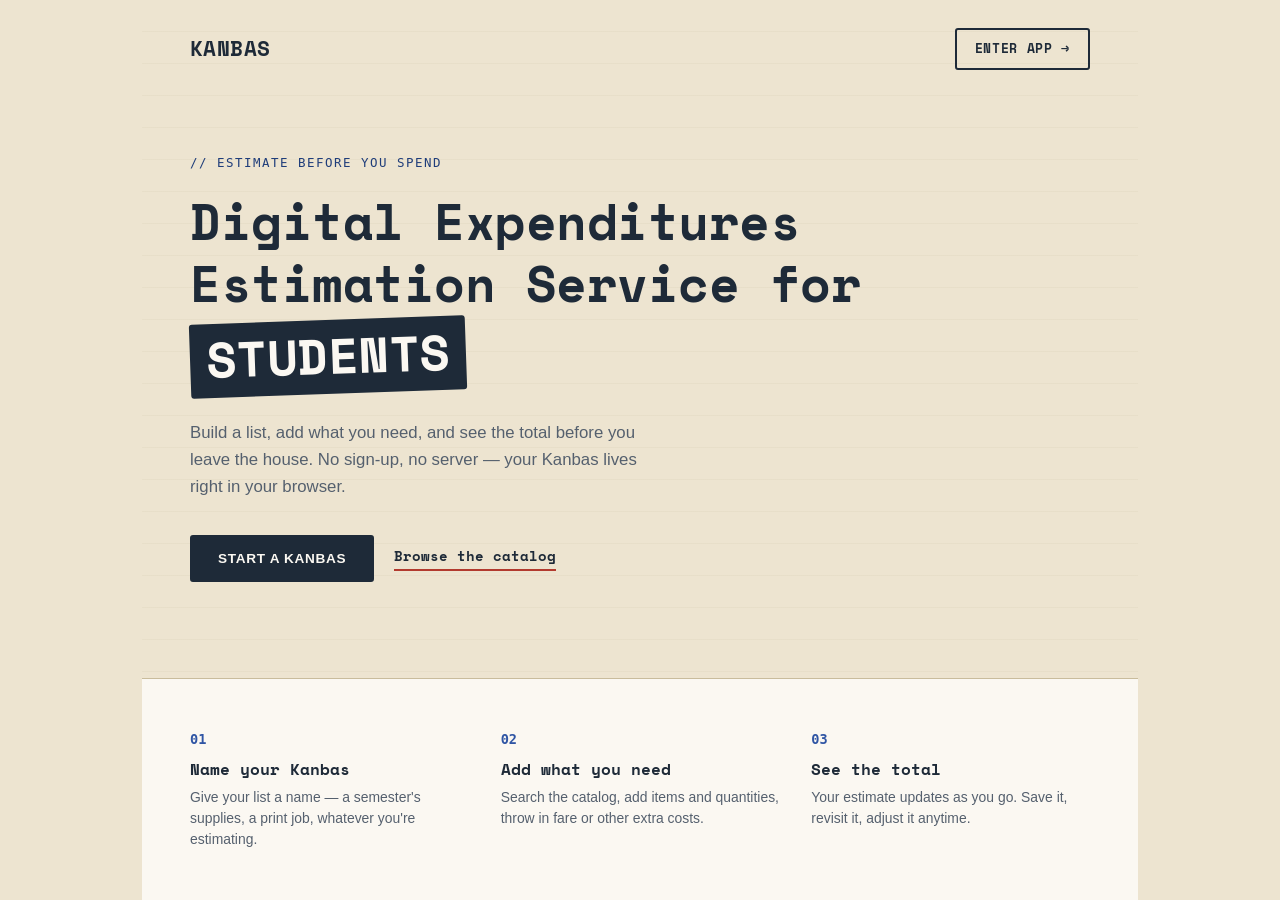
<file: index.html>
<!DOCTYPE html>
<html lang="en">
<head>
    <meta charset="UTF-8">
    <meta http-equiv="refresh" content="0; url=app/landing.html">
    <title>KANBAS</title>
</head>
<body>
    <p>Redirecting to <a href="app/landing.html">KANBAS</a>...</p>
</body>
</html>
</file>
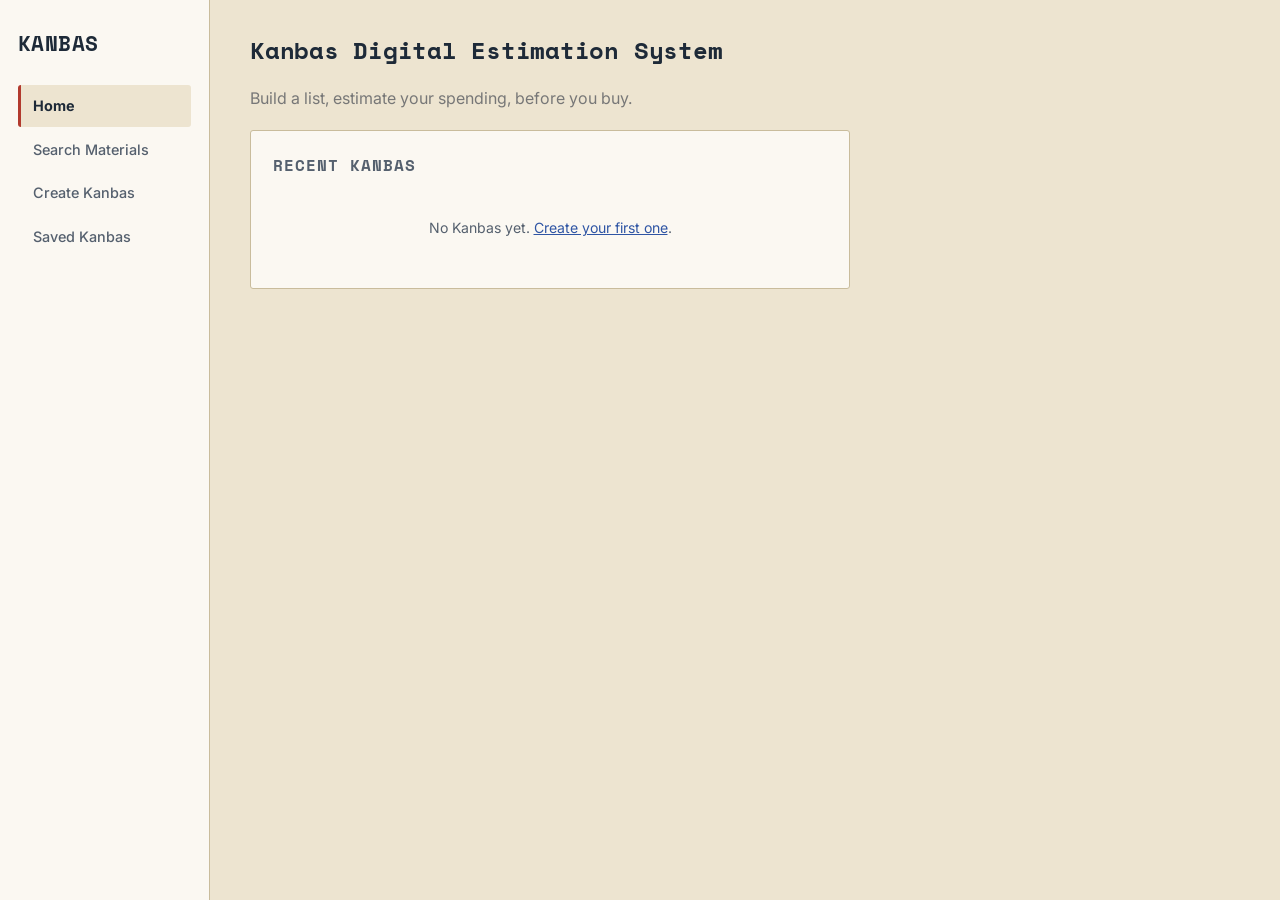
<file: app/home.html>
<!DOCTYPE html>
<html lang="en">
<head>
    <meta charset="UTF-8">
    <title>Home — KANBAS</title>
    <link rel="preconnect" href="https://fonts.googleapis.com">
    <link href="https://fonts.googleapis.com/css2?family=Space+Mono:wght@400;700&family=Inter:wght@400;500;600;700&family=JetBrains+Mono:wght@400;500;700&display=swap" rel="stylesheet">
    <link rel="stylesheet" href="css/style.css">
</head>
<body class="app">
<div class="app-layout">
    <div id="nav-container"></div>
    <div class="content">
        <h1>Kanbas Digital Estimation System</h1>
        <p style="color:#777; margin-bottom:20px;">Build a list, estimate your spending, before you buy.</p>

        <div class="panel" style="max-width:600px;">
            <h2>Recent Kanbas</h2>
            <div id="recent-list">
                <div class="empty-state">Loading...</div>
            </div>
        </div>
    </div>
</div>

<script src="js/nav.js"></script>
<script src="js/kanbas-store.js"></script>
<script>
    renderNav('home');

    const list = getSavedKanbas().slice(-5).reverse();
    const container = document.getElementById('recent-list');

    if (list.length === 0) {
        container.innerHTML = '<div class="empty-state">No Kanbas yet. <a href="kanbas_new.html">Create your first one</a>.</div>';
    } else {
        container.innerHTML = list.map(function (k) {
            const date = new Date(k.created_at).toLocaleDateString('en-US', { month: 'short', day: 'numeric', year: 'numeric' });
            return '<a class="kanbas-list-item" href="kanbas_view.html?id=' + k.id + '">' +
                '<strong>' + k.name + '</strong>' +
                '<div class="meta">' + date + '</div>' +
                '</a>';
        }).join('');
    }
</script>
</body>
</html>
</file>
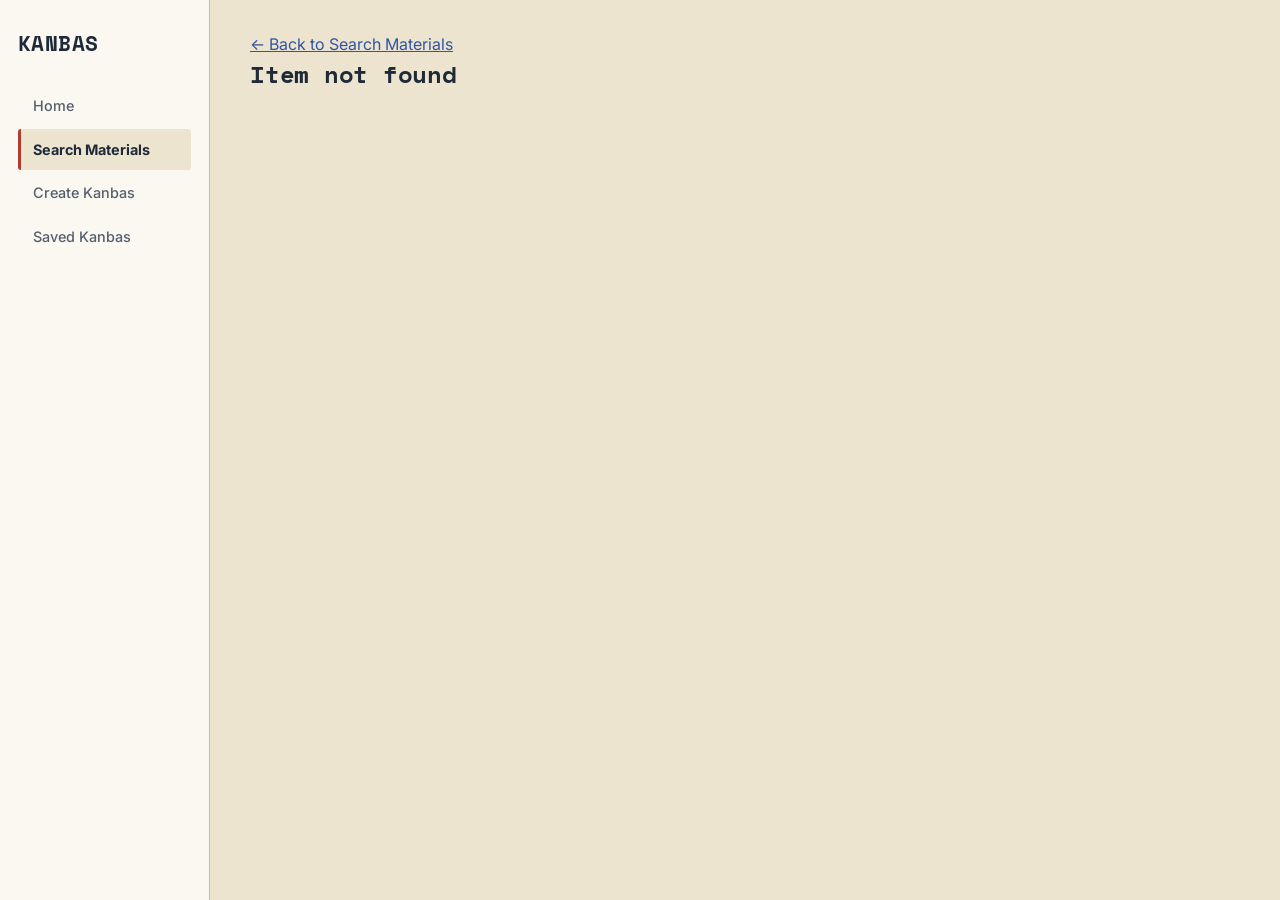
<file: app/item_detail.html>
<!DOCTYPE html>
<html lang="en">
<head>
    <meta charset="UTF-8">
    <title>Item Detail — KANBAS</title>
    <link rel="preconnect" href="https://fonts.googleapis.com">
    <link href="https://fonts.googleapis.com/css2?family=Space+Mono:wght@400;700&family=Inter:wght@400;500;600;700&family=JetBrains+Mono:wght@400;500;700&display=swap" rel="stylesheet">
    <link rel="stylesheet" href="css/style.css">
</head>
<body class="app">
<div class="app-layout">
    <div id="nav-container"></div>
    <div class="content">
        <p><a href="items.html">&larr; Back to Search Materials</a></p>
        <div id="detail-container"><div class="empty-state">Loading...</div></div>
    </div>
</div>

<script src="js/nav.js"></script>
<script src="js/items-data.js"></script>
<script src="js/icons-data.js"></script>
<script src="js/kanbas-store.js"></script>
<script>
    renderNav('items');

    const params = new URLSearchParams(window.location.search);
    const item = getItemById(params.get('id'));
    const container = document.getElementById('detail-container');

    if (!item) {
        container.innerHTML = '<h1>Item not found</h1>';
    } else {
        container.innerHTML =
            renderItemThumb(item, 'item-detail-thumb') +
            '<h1>' + item.name + '</h1>' +
            '<div class="panel" style="max-width:420px;">' +
            '<p><strong>Price:</strong> ' + formatPeso(item.price) + ' per ' + item.unit + '</p>' +
            '<p style="margin-top:8px; color:#555;">' + item.description + '</p>' +
            '<p class="source-tag ' + (item.verified ? 'verified' : 'estimated') + '">' +
            (item.verified ? '\u2713 Verified' : '\u25CB Estimated') + ' — ' + item.source +
            '</p>' +
            '<div id="add-area" style="margin-top:16px;"></div>' +
            '</div>';

        const area = document.getElementById('add-area');

        if (hasDraft()) {
            const draft = getDraft();
            if (draft.category !== 'mixed' && draft.category !== item.category) {
                area.innerHTML =
                    '<p style="color:#777;">This item is in <strong>' + getCategoryLabel(item.category) + '</strong>, ' +
                    'but your current Kanbas ("' + draft.name + '") is <strong>' + getCategoryLabel(draft.category) + '</strong>. ' +
                    'A Kanbas can only hold items from one category. ' +
                    '<a href="kanbas_new.html">Start a new ' + getCategoryLabel(item.category) + ' Kanbas</a> to add this item.</p>';
            } else {
                area.innerHTML =
                    '<div class="inline-form">' +
                    '<input type="number" id="qty" value="1" min="1" style="width:80px;">' +
                    '<button type="button" id="add-btn" class="small-btn">Add to Kanbas</button>' +
                    '</div>';
                document.getElementById('add-btn').addEventListener('click', function () {
                    const qty = Math.max(1, parseInt(document.getElementById('qty').value, 10) || 1);
                    addItemToDraft({ item_id: item.id, name: item.name, price: item.price, unit: item.unit, quantity: qty });
                    window.location.href = 'kanbas_build.html';
                });
            }
        } else {
            area.innerHTML = '<p style="color:#777;"><a href="kanbas_new.html">Start a Kanbas</a> to add this item.</p>';
        }
    }
</script>
</body>
</html>
</file>
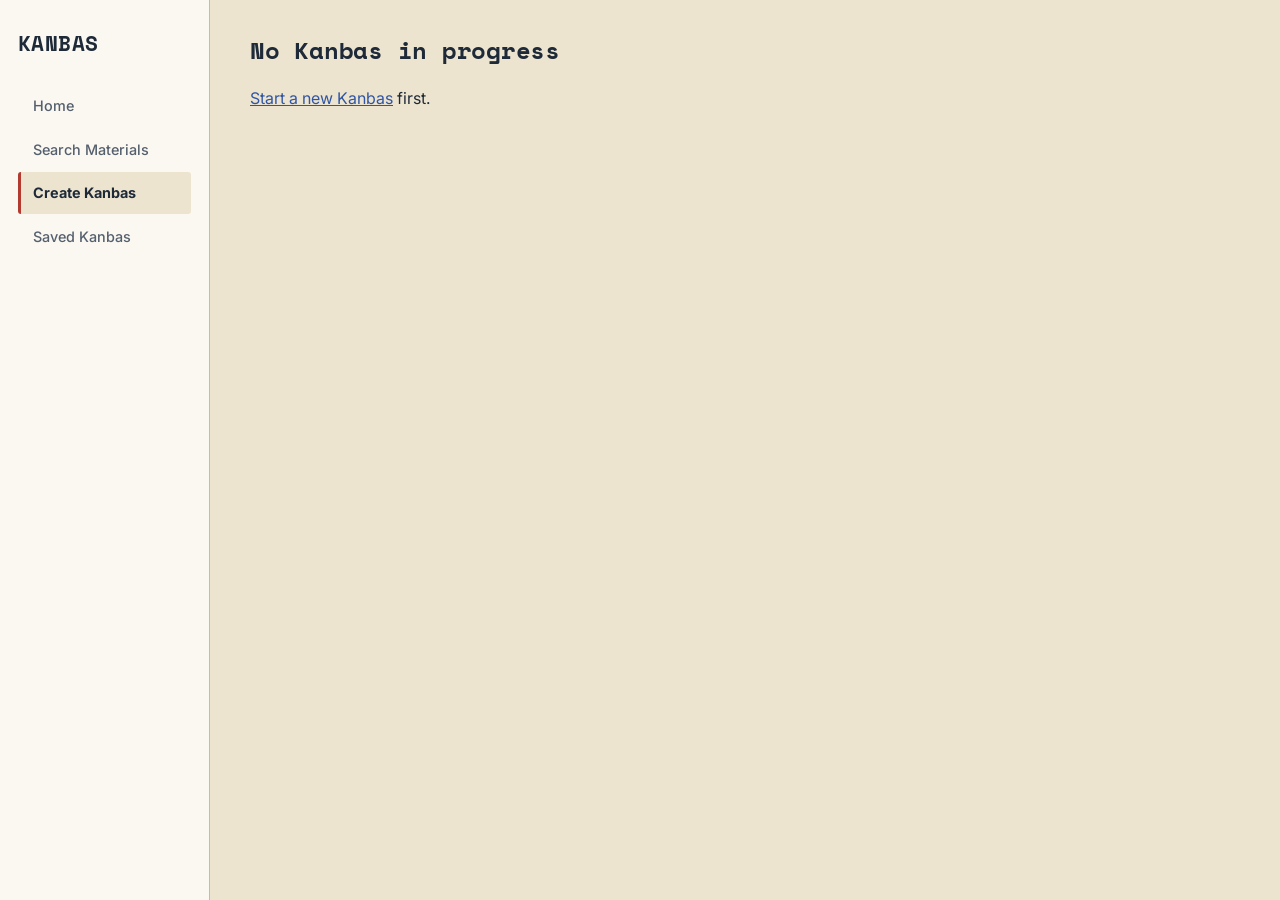
<file: app/kanbas_build.html>
<!DOCTYPE html>
<html lang="en">
<head>
    <meta charset="UTF-8">
    <title>Kanbas Builder — KANBAS</title>
    <link rel="preconnect" href="https://fonts.googleapis.com">
    <link href="https://fonts.googleapis.com/css2?family=Space+Mono:wght@400;700&family=Inter:wght@400;500;600;700&family=JetBrains+Mono:wght@400;500;700&display=swap" rel="stylesheet">
    <link rel="stylesheet" href="css/style.css">
</head>
<body class="app">
<div class="app-layout">
    <div id="nav-container"></div>
    <div class="content">
        <div id="no-draft-notice" style="display:none;">
            <h1>No Kanbas in progress</h1>
            <p><a href="kanbas_new.html">Start a new Kanbas</a> first.</p>
        </div>

        <div id="builder" style="display:none;">
            <h1 id="kanbas-title"></h1>
            <p id="kanbas-category" style="color:#777; margin-top:-12px; margin-bottom:16px;"></p>

            <div class="split-panel">
                <div class="panel">
                    <h2>Your Kanbas</h2>
                    <div id="items-table"></div>

                    <h2 style="margin-top:20px;">Extra Costs</h2>
                    <div id="costs-table"></div>

                    <div class="inline-form">
                        <input type="text" id="cost-label" placeholder="Label (e.g. fare)">
                        <input type="number" id="cost-amount" placeholder="Amount" step="0.01" min="0.01" style="width:100px;">
                        <button type="button" id="add-cost-btn" class="small-btn">Add Cost</button>
                    </div>

                    <div class="totals" id="totals"></div>

                    <div style="display:flex; gap:8px; margin-top:16px;">
                        <button type="button" id="save-btn">Save Kanbas</button>
                        <button type="button" id="discard-btn" class="remove-btn">Discard</button>
                    </div>
                    <div id="save-error" class="error" style="display:none; margin-top:8px;"></div>
                </div>

                <div class="panel">
                    <h2>Add Materials</h2>
                    <form class="search-box" onsubmit="return false;">
                        <input type="text" id="search-input" placeholder="Search school supplies...">
                        <button type="button" id="search-btn">Search</button>
                    </form>
                    <div id="search-results"></div>
                </div>
            </div>
        </div>
    </div>
</div>

<script src="js/nav.js"></script>
<script src="js/items-data.js"></script>
<script src="js/icons-data.js"></script>
<script src="js/kanbas-store.js"></script>
<script>
    renderNav('kanbas');

    let draft = getDraft();

    if (!draft) {
        document.getElementById('no-draft-notice').style.display = 'block';
    } else {
        document.getElementById('builder').style.display = 'block';
        renderDraft();
        renderResults('');
    }

    function renderDraft() {
        draft = getDraft();
        document.getElementById('kanbas-title').textContent = draft.name;
        document.getElementById('kanbas-category').textContent = getCategoryLabel(draft.category);

        const itemsBox = document.getElementById('items-table');
        if (draft.items.length === 0) {
            itemsBox.innerHTML = '<div class="empty-state">No items added yet. Click an item on the right to add it.</div>';
        } else {
            let html = '<table><tr><th>Item</th><th>Qty</th><th>Line Total</th><th></th></tr>';
            draft.items.forEach(function (row, index) {
                const lineTotal = row.price * row.quantity;
                html += '<tr>' +
                    '<td>' + row.name + '</td>' +
                    '<td>' + row.quantity + ' ' + row.unit + '</td>' +
                    '<td>' + formatPeso(lineTotal) + '</td>' +
                    '<td><button type="button" class="remove-btn remove-item-btn" data-index="' + index + '">Remove</button></td>' +
                    '</tr>';
            });
            html += '</table>';
            itemsBox.innerHTML = html;
        }

        const costsBox = document.getElementById('costs-table');
        if (draft.extra_costs.length === 0) {
            costsBox.innerHTML = '';
        } else {
            let html = '<table>';
            draft.extra_costs.forEach(function (cost, index) {
                html += '<tr>' +
                    '<td>' + cost.label + '</td>' +
                    '<td>' + formatPeso(cost.amount) + '</td>' +
                    '<td><button type="button" class="remove-btn remove-cost-btn" data-index="' + index + '">Remove</button></td>' +
                    '</tr>';
            });
            html += '</table>';
            costsBox.innerHTML = html;
        }

        const totals = calculateTotals(draft);
        document.getElementById('totals').innerHTML =
            '<div>Items: ' + formatPeso(totals.itemsTotal) + '</div>' +
            '<div>Extra Costs: ' + formatPeso(totals.extraTotal) + '</div>' +
            '<div class="grand">Total Estimate: ' + formatPeso(totals.grandTotal) + '</div>';

        document.querySelectorAll('.remove-item-btn').forEach(function (btn) {
            btn.addEventListener('click', function () {
                removeItemFromDraft(parseInt(btn.dataset.index, 10));
                renderDraft();
            });
        });
        document.querySelectorAll('.remove-cost-btn').forEach(function (btn) {
            btn.addEventListener('click', function () {
                removeCostFromDraft(parseInt(btn.dataset.index, 10));
                renderDraft();
            });
        });
    }

    function renderResults(query) {
        const filterCategory = draft.category === 'mixed' ? '' : draft.category;
        const results = searchItems(query, filterCategory);
        const box = document.getElementById('search-results');

        if (results.length === 0) {
            box.innerHTML = '<div class="empty-state">No items found.</div>';
            return;
        }

        box.innerHTML = '<div class="item-grid">' + results.map(function (item) {
            return '<div class="item-card add-item-card" data-id="' + item.id + '" style="cursor:pointer;">' +
                renderItemThumb(item) +
                '<div class="name">' + item.name + '</div>' +
                '<div class="price">' + formatPeso(item.price) + '</div>' +
                '<div class="unit">per ' + item.unit + ' — click to add</div>' +
                '</div>';
        }).join('') + '</div>';

        document.querySelectorAll('.add-item-card').forEach(function (card) {
            card.addEventListener('click', function () {
                const item = getItemById(card.dataset.id);
                addItemToDraft({ item_id: item.id, name: item.name, price: item.price, unit: item.unit, quantity: 1 });
                renderDraft();
            });
        });
    }

    document.getElementById('search-btn').addEventListener('click', function () {
        renderResults(document.getElementById('search-input').value);
    });
    document.getElementById('search-input').addEventListener('keyup', function () {
        renderResults(this.value);
    });

    document.getElementById('add-cost-btn').addEventListener('click', function () {
        const label = document.getElementById('cost-label').value.trim();
        const amount = parseFloat(document.getElementById('cost-amount').value);
        if (!label || !amount || amount <= 0) return;
        addCostToDraft(label, amount);
        document.getElementById('cost-label').value = '';
        document.getElementById('cost-amount').value = '';
        renderDraft();
    });

    document.getElementById('save-btn').addEventListener('click', function () {
        const id = saveDraftAsKanbas();
        const errorBox = document.getElementById('save-error');
        if (!id) {
            errorBox.textContent = 'Add at least one item before saving.';
            errorBox.style.display = 'block';
            return;
        }
        window.location.href = 'kanbas_view.html?id=' + id;
    });

    document.getElementById('discard-btn').addEventListener('click', function () {
        if (confirm('Discard this Kanbas?')) {
            clearDraft();
            window.location.href = 'kanbas_new.html';
        }
    });
</script>
</body>
</html>
</file>
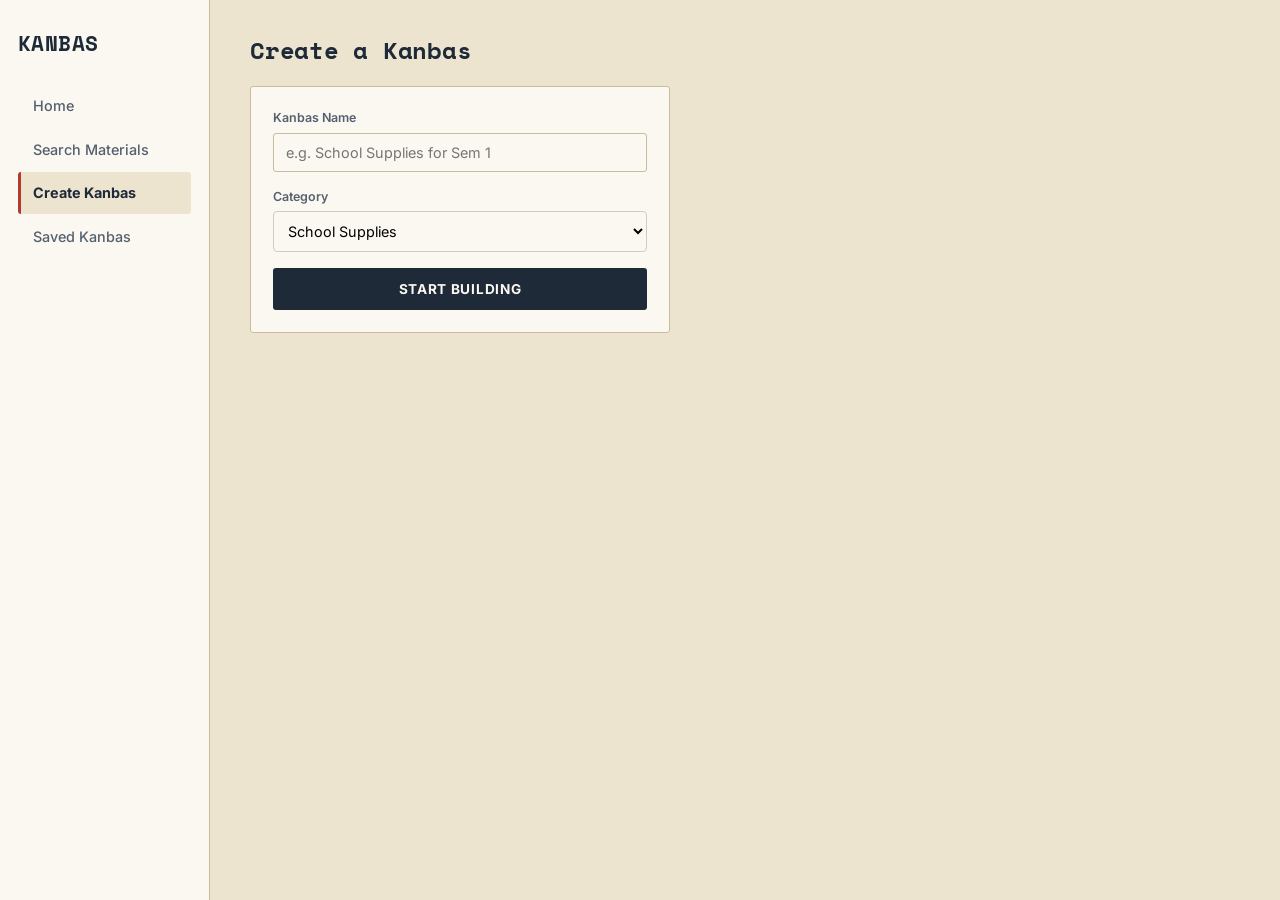
<file: app/kanbas_new.html>
<!DOCTYPE html>
<html lang="en">
<head>
    <meta charset="UTF-8">
    <title>Create Kanbas — KANBAS</title>
    <link rel="preconnect" href="https://fonts.googleapis.com">
    <link href="https://fonts.googleapis.com/css2?family=Space+Mono:wght@400;700&family=Inter:wght@400;500;600;700&family=JetBrains+Mono:wght@400;500;700&display=swap" rel="stylesheet">
    <link rel="stylesheet" href="css/style.css">
</head>
<body class="app">
<div class="app-layout">
    <div id="nav-container"></div>
    <div class="content">
        <h1>Create a Kanbas</h1>

        <div class="panel" style="max-width:420px;">
            <div id="existing-draft-warning"></div>
            <div id="name-error" class="error" style="display:none;"></div>

            <form onsubmit="return false;">
                <div class="field">
                    <label for="name">Kanbas Name</label>
                    <input type="text" id="name" placeholder="e.g. School Supplies for Sem 1" required>
                </div>
                <div class="field">
                    <label for="category">Category</label>
                    <select id="category" style="width:100%; padding:10px; border:1px solid #ccc; border-radius:4px;">
                        <option value="school_supplies">School Supplies</option>
                        <option value="food">Food & Groceries</option>
                        <option value="hardware">Hardware & Woodwork</option>
                        <option value="steelwork">Steelwork & Construction</option>
                        <option value="hygiene">Hygiene & Household</option>
                        <option value="mixed">Mixed / DIY (all categories)</option>
                    </select>
                </div>
                <button type="button" id="start-btn">Start Building</button>
            </form>
        </div>
    </div>
</div>

<script src="js/nav.js"></script>
<script src="js/kanbas-store.js"></script>
<script>
    renderNav('kanbas');

    const existing = getDraft();
    if (existing) {
        document.getElementById('existing-draft-warning').innerHTML =
            '<div class="error" style="background:#fff8e1; color:#8a6d00;">' +
            'You already have an unsaved Kanbas in progress ("' + existing.name + '"). ' +
            'Starting a new one will discard it. <a href="kanbas_build.html">Go back to it instead</a>.' +
            '</div>';
    }

    document.getElementById('start-btn').addEventListener('click', function () {
        const name = document.getElementById('name').value.trim();
        const category = document.getElementById('category').value;
        const errorBox = document.getElementById('name-error');

        if (name === '') {
            errorBox.textContent = 'Kanbas name is required.';
            errorBox.style.display = 'block';
            return;
        }

        startDraft(name, category);
        window.location.href = 'kanbas_build.html';
    });
</script>
</body>
</html>
</file>
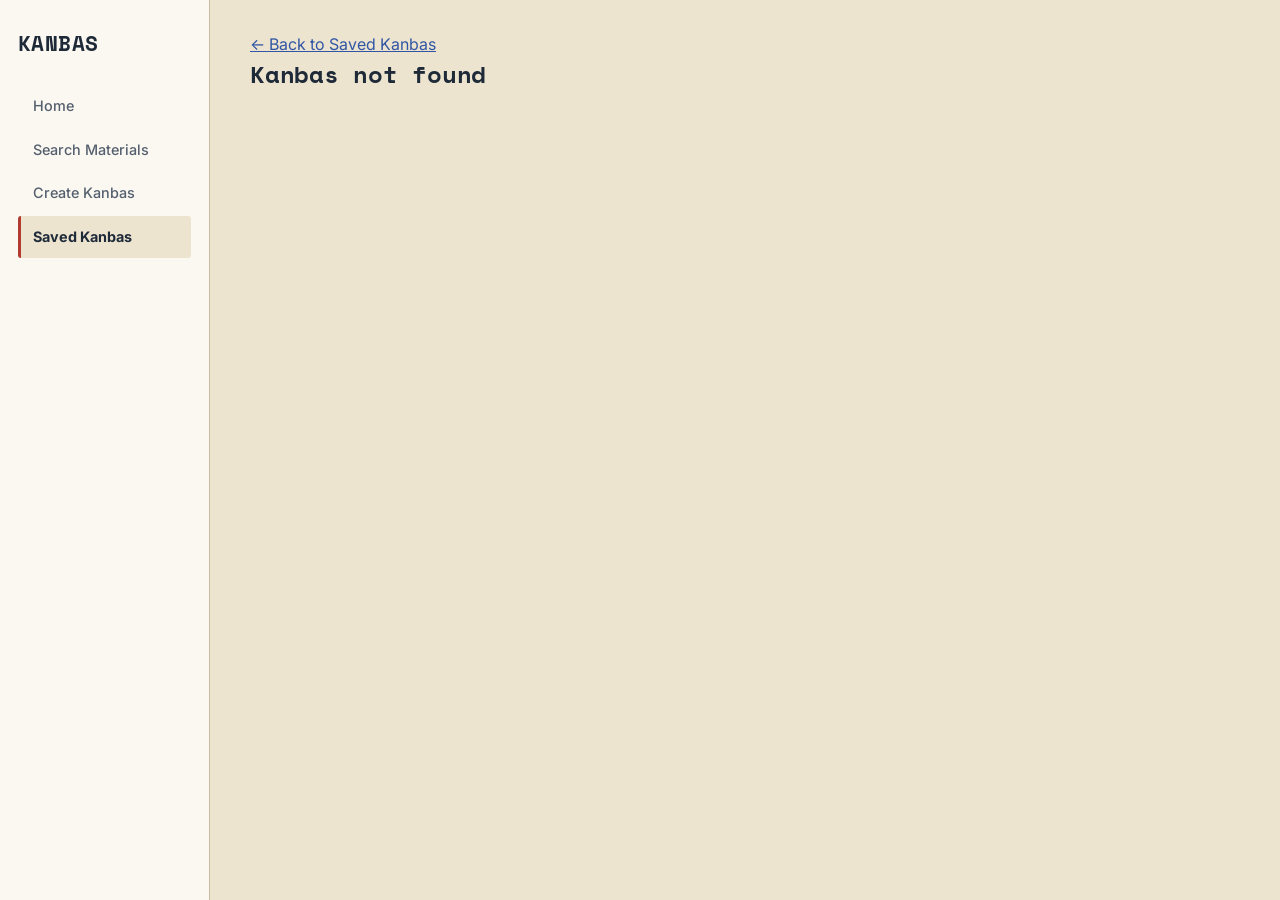
<file: app/kanbas_view.html>
<!DOCTYPE html>
<html lang="en">
<head>
    <meta charset="UTF-8">
    <title>Kanbas Detail — KANBAS</title>
    <link rel="preconnect" href="https://fonts.googleapis.com">
    <link href="https://fonts.googleapis.com/css2?family=Space+Mono:wght@400;700&family=Inter:wght@400;500;600;700&family=JetBrains+Mono:wght@400;500;700&display=swap" rel="stylesheet">
    <link rel="stylesheet" href="css/style.css">
</head>
<body class="app">
<div class="app-layout">
    <div id="nav-container"></div>
    <div class="content">
        <p><a href="saved_kanbas.html">&larr; Back to Saved Kanbas</a></p>
        <div id="view-container"><div class="empty-state">Loading...</div></div>
    </div>
</div>

<script src="js/nav.js"></script>
<script src="js/kanbas-store.js"></script>
<script>
    renderNav('saved');

    const params = new URLSearchParams(window.location.search);
    const id = params.get('id');
    const kanbas = id ? getKanbasById(id) : null;
    const container = document.getElementById('view-container');

    if (!kanbas) {
        container.innerHTML = '<h1>Kanbas not found</h1>';
    } else {
        const date = new Date(kanbas.created_at).toLocaleDateString('en-US', { month: 'short', day: 'numeric', year: 'numeric' });
        const totals = calculateTotals(kanbas);

        let itemsHtml = '<div class="empty-state">No items in this Kanbas.</div>';
        if (kanbas.items.length > 0) {
            itemsHtml = '<table><tr><th>Item</th><th>Qty</th><th>Unit Price</th><th>Line Total</th></tr>';
            kanbas.items.forEach(function (row) {
                itemsHtml += '<tr>' +
                    '<td>' + row.name + '</td>' +
                    '<td>' + row.quantity + ' ' + row.unit + '</td>' +
                    '<td>' + formatPeso(row.price) + '</td>' +
                    '<td>' + formatPeso(row.price * row.quantity) + '</td>' +
                    '</tr>';
            });
            itemsHtml += '</table>';
        }

        let costsHtml = '';
        if (kanbas.extra_costs.length > 0) {
            costsHtml = '<h2 style="margin-top:16px;">Extra Costs</h2><table>';
            kanbas.extra_costs.forEach(function (cost) {
                costsHtml += '<tr><td>' + cost.label + '</td><td>' + formatPeso(cost.amount) + '</td></tr>';
            });
            costsHtml += '</table>';
        }

        container.innerHTML =
            '<h1>' + kanbas.name + '</h1>' +
            '<p style="color:#777; margin-bottom:16px;">' + kanbas.category + ' &middot; Created ' + date + '</p>' +
            '<div class="panel">' +
            '<h2>Items</h2>' + itemsHtml + costsHtml +
            '<div class="totals">' +
            '<div>Items: ' + formatPeso(totals.itemsTotal) + '</div>' +
            '<div>Extra Costs: ' + formatPeso(totals.extraTotal) + '</div>' +
            '<div class="grand">Total Estimate: ' + formatPeso(totals.grandTotal) + '</div>' +
            '</div>' +
            '<button type="button" id="delete-btn" class="remove-btn" style="margin-top:16px;">Delete Kanbas</button>' +
            '</div>';

        document.getElementById('delete-btn').addEventListener('click', function () {
            if (confirm('Delete this Kanbas? This cannot be undone.')) {
                deleteKanbas(kanbas.id);
                window.location.href = 'saved_kanbas.html';
            }
        });
    }
</script>
</body>
</html>
</file>
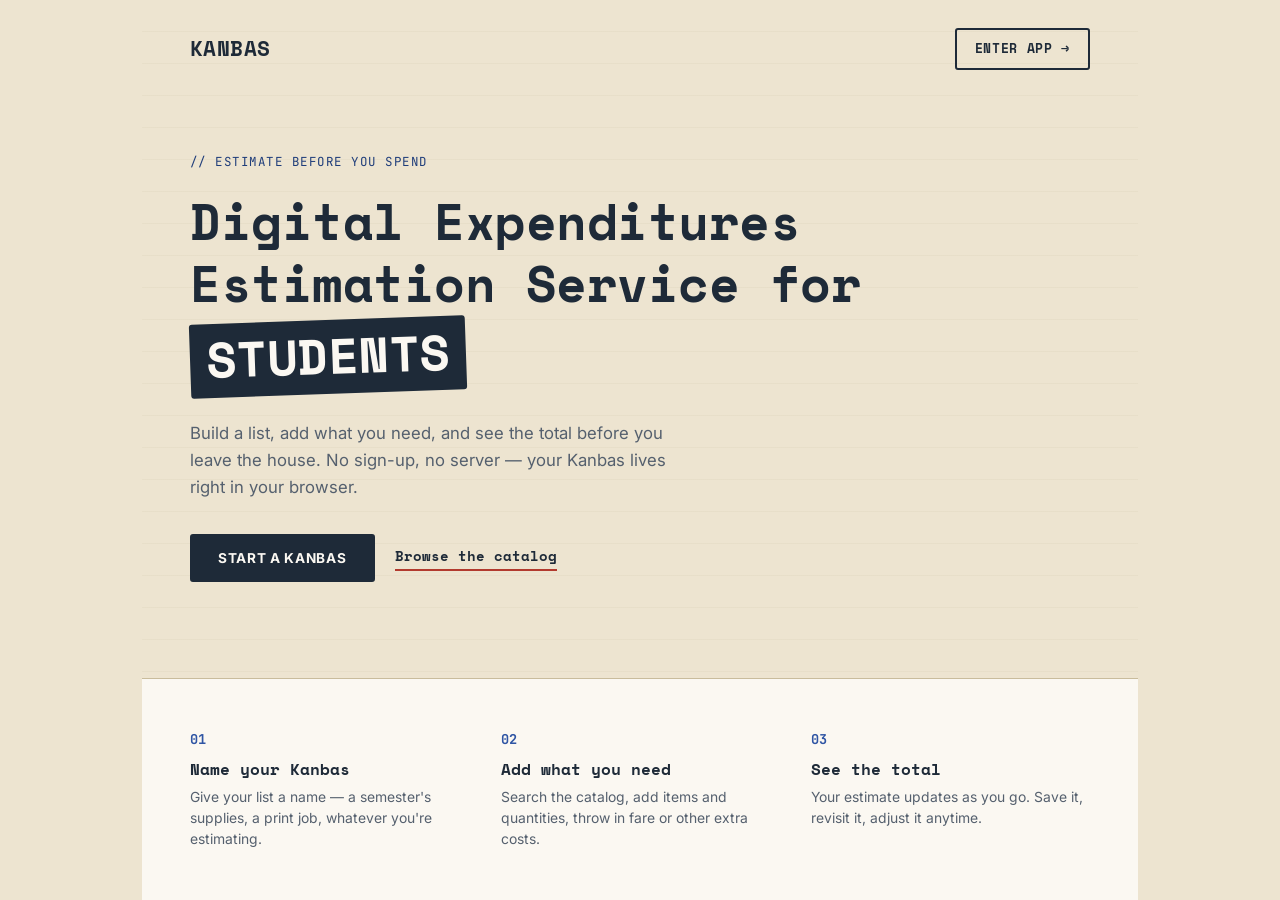
<file: app/landing.html>
<!DOCTYPE html>
<html lang="en">
<head>
    <meta charset="UTF-8">
    <meta name="viewport" content="width=device-width, initial-scale=1">
    <title>KANBAS — Digital Expenditures Estimation Service</title>
    <link rel="preconnect" href="https://fonts.googleapis.com">
    <link href="https://fonts.googleapis.com/css2?family=Space+Mono:wght@400;700&family=Inter:wght@400;500;600;700&family=JetBrains+Mono:wght@400;500;700&display=swap" rel="stylesheet">
    <link rel="stylesheet" href="css/style.css">
</head>
<body>
    <div class="landing">
        <nav class="landing-nav">
            <span class="landing-wordmark">KANBAS</span>
            <a href="home.html" class="enter-link">Enter App →</a>
        </nav>

        <div class="hero">
            <div class="hero-eyebrow">// estimate before you spend</div>
            <h1>
                Digital Expenditures<br>
                Estimation Service for<br>
                <span class="word-stamp-wrap"><span class="word-stamp" id="word-stamp">STUDENTS</span></span>
            </h1>
            <p class="hero-sub">
                Build a list, add what you need, and see the total before you leave the house.
                No sign-up, no server — your Kanbas lives right in your browser.
            </p>
            <div class="hero-cta">
                <a href="kanbas_new.html" style="text-decoration:none;">
                    <button class="btn-primary" type="button">Start a Kanbas</button>
                </a>
                <a href="items.html" class="btn-ghost">Browse the catalog</a>
            </div>
        </div>

        <div class="how-it-works">
            <div class="how-it-works-inner">
                <div>
                    <div class="step-num">01</div>
                    <div class="step-title">Name your Kanbas</div>
                    <div class="step-desc">Give your list a name — a semester's supplies, a print job, whatever you're estimating.</div>
                </div>
                <div>
                    <div class="step-num">02</div>
                    <div class="step-title">Add what you need</div>
                    <div class="step-desc">Search the catalog, add items and quantities, throw in fare or other extra costs.</div>
                </div>
                <div>
                    <div class="step-num">03</div>
                    <div class="step-title">See the total</div>
                    <div class="step-desc">Your estimate updates as you go. Save it, revisit it, adjust it anytime.</div>
                </div>
            </div>
        </div>
    </div>

<script>
    const words = ['STUDENTS', 'OFFICE WORKERS', 'PRINT SHOPS', 'PHOTO STUDIOS', 'EVENT PLANNERS', 'SMALL BUSINESSES'];
    let index = 0;
    const el = document.getElementById('word-stamp');
    const prefersReducedMotion = window.matchMedia('(prefers-reduced-motion: reduce)').matches;

    function nextWord() {
        index = (index + 1) % words.length;
        el.textContent = words[index];
        if (!prefersReducedMotion) {
            el.classList.remove('stamp-anim');
            void el.offsetWidth; // restart animation
            el.classList.add('stamp-anim');
        }
    }

    setInterval(nextWord, 1900);
</script>
</body>
</html>
</file>
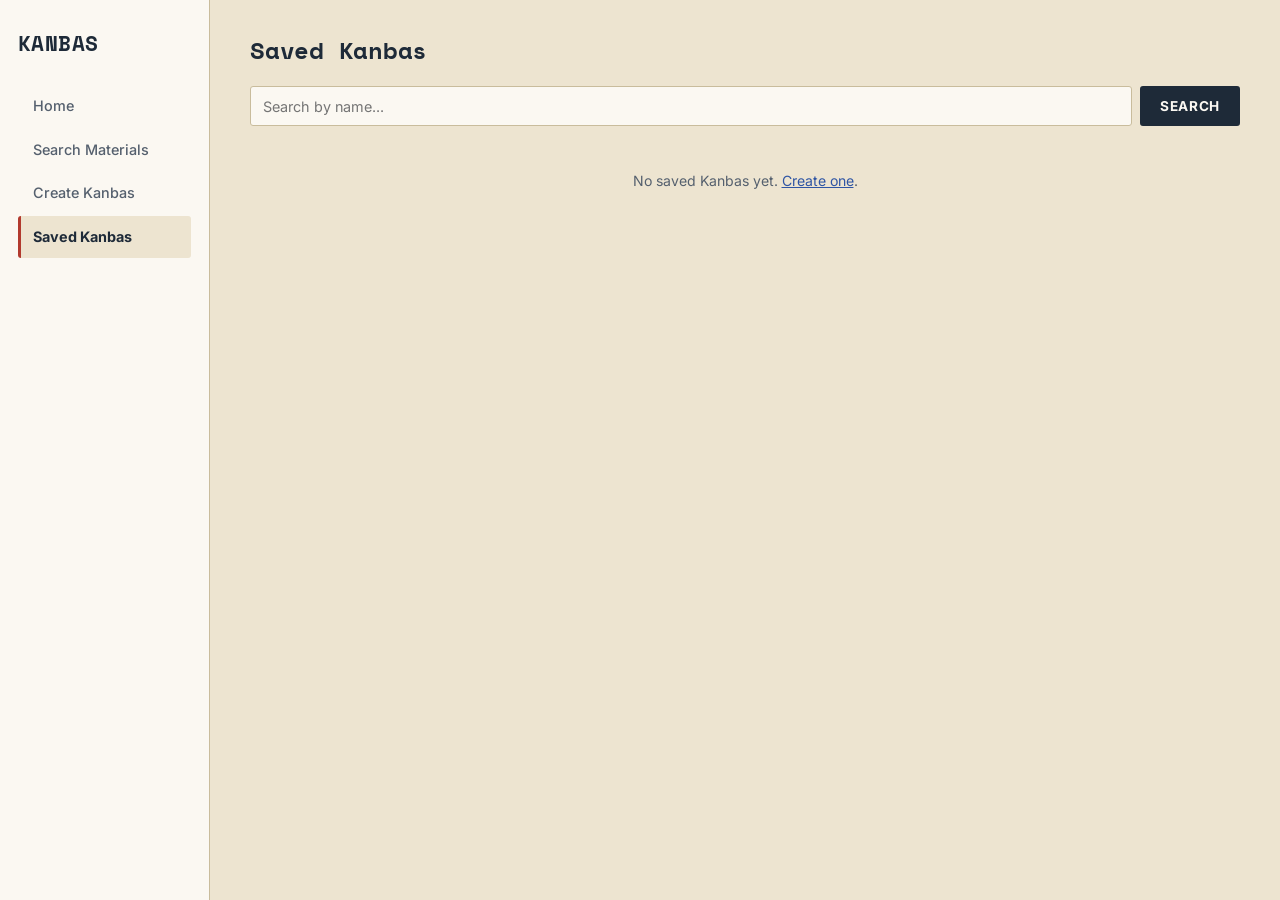
<file: app/saved_kanbas.html>
<!DOCTYPE html>
<html lang="en">
<head>
    <meta charset="UTF-8">
    <title>Saved Kanbas — KANBAS</title>
    <link rel="preconnect" href="https://fonts.googleapis.com">
    <link href="https://fonts.googleapis.com/css2?family=Space+Mono:wght@400;700&family=Inter:wght@400;500;600;700&family=JetBrains+Mono:wght@400;500;700&display=swap" rel="stylesheet">
    <link rel="stylesheet" href="css/style.css">
</head>
<body class="app">
<div class="app-layout">
    <div id="nav-container"></div>
    <div class="content">
        <h1>Saved Kanbas</h1>

        <form class="search-box" onsubmit="return false;">
            <input type="text" id="search-input" placeholder="Search by name...">
            <button type="button" id="search-btn">Search</button>
        </form>

        <div id="list-container"></div>
    </div>
</div>

<script src="js/nav.js"></script>
<script src="js/kanbas-store.js"></script>
<script>
    renderNav('saved');

    function render(filter) {
        filter = (filter || '').toLowerCase();
        let list = getSavedKanbas().slice().reverse();
        if (filter) {
            list = list.filter(function (k) { return k.name.toLowerCase().includes(filter); });
        }

        const container = document.getElementById('list-container');
        if (list.length === 0) {
            container.innerHTML = '<div class="empty-state">No saved Kanbas yet. <a href="kanbas_new.html">Create one</a>.</div>';
            return;
        }

        container.innerHTML = list.map(function (k) {
            const date = new Date(k.created_at).toLocaleDateString('en-US', { month: 'short', day: 'numeric', year: 'numeric' });
            return '<a class="kanbas-list-item" href="kanbas_view.html?id=' + k.id + '">' +
                '<strong>' + k.name + '</strong>' +
                '<div class="meta">' + k.category + ' &middot; ' + date + '</div>' +
                '</a>';
        }).join('');
    }

    render('');
    document.getElementById('search-btn').addEventListener('click', function () {
        render(document.getElementById('search-input').value);
    });
    document.getElementById('search-input').addEventListener('keyup', function () {
        render(this.value);
    });
</script>
</body>
</html>
</file>
<file: app/css/style.css>
/* ============================================================
   KANBAS — Design tokens
   Manila-folder / ledger-paper aesthetic. See docs/decisions/
   for reasoning (ADR 0007, design pass).
   ============================================================ */

:root {
    --paper: #EDE4D0;        /* manila folder background */
    --paper-light: #FBF8F2;  /* card/panel surface, off-white paper */
    --ink: #1E2A38;          /* primary text — ballpen ink navy-black */
    --ink-soft: #55606E;     /* secondary/muted text */
    --accent-blue: #2F55A4;  /* ballpen blue — primary interactive */
    --accent-blue-dark: #1F3D7A;
    --accent-red: #B23A2E;   /* red pen — remove/alert */
    --accent-red-soft: #F3E3E0;
    --line: #C9BC9C;         /* ledger rule line */
    --line-light: #E2D9C2;
    --radius: 3px;
}

* {
    box-sizing: border-box;
    margin: 0;
    padding: 0;
}

body {
    background: var(--paper);
    color: var(--ink);
    font-family: 'Inter', -apple-system, sans-serif;
    line-height: 1.5;
}

a {
    color: var(--accent-blue);
}

:focus-visible {
    outline: 2px solid var(--accent-blue);
    outline-offset: 2px;
}

/* ============================================================
   Auth-card layout (kept for standalone centered cards)
   ============================================================ */

body:not(.app) {
    display: flex;
    align-items: center;
    justify-content: center;
    min-height: 100vh;
}

.auth-card {
    width: 100%;
    max-width: 380px;
    padding: 32px;
    background: var(--paper-light);
    border: 1px solid var(--line);
    border-radius: var(--radius);
}

.auth-card h1 {
    font-family: 'Space Mono', monospace;
    font-size: 1.3rem;
    margin-bottom: 24px;
}

/* ============================================================
   App layout
   ============================================================ */

body.app {
    display: block;
}

.app-layout {
    display: flex;
    min-height: 100vh;
}

.sidebar {
    width: 210px;
    flex-shrink: 0;
    background: var(--paper-light);
    border-right: 1px solid var(--line);
    padding: 28px 18px;
    display: flex;
    flex-direction: column;
    gap: 2px;
}

.sidebar-title {
    font-family: 'Space Mono', monospace;
    font-weight: 700;
    font-size: 1.3rem;
    letter-spacing: 0.02em;
    margin-bottom: 24px;
    color: var(--ink);
}

.sidebar a {
    display: block;
    padding: 10px 12px;
    border-radius: var(--radius);
    color: var(--ink-soft);
    text-decoration: none;
    font-size: 0.9rem;
    font-weight: 500;
    border-left: 3px solid transparent;
}

.sidebar a:hover {
    background: var(--line-light);
    color: var(--ink);
}

.sidebar a.active {
    background: var(--paper);
    color: var(--ink);
    border-left: 3px solid var(--accent-red);
    font-weight: 700;
}

.content {
    flex: 1;
    padding: 32px 40px;
    max-width: 1100px;
}

.content h1 {
    font-family: 'Space Mono', monospace;
    font-size: 1.5rem;
    margin-bottom: 18px;
    letter-spacing: -0.01em;
}

.content h2 {
    font-family: 'Space Mono', monospace;
    font-size: 1rem;
    text-transform: uppercase;
    letter-spacing: 0.06em;
    color: var(--ink-soft);
    margin-bottom: 12px;
}

/* ============================================================
   Split panel
   ============================================================ */

.split-panel {
    display: flex;
    gap: 24px;
    align-items: flex-start;
}

.panel {
    flex: 1;
    background: var(--paper-light);
    border: 1px solid var(--line);
    border-radius: var(--radius);
    padding: 22px;
}

/* ============================================================
   Item grid / cards
   ============================================================ */

.item-grid {
    display: grid;
    grid-template-columns: repeat(auto-fill, minmax(160px, 1fr));
    gap: 10px;
}

.item-card {
    background: var(--paper-light);
    border: 1px solid var(--line);
    border-radius: var(--radius);
    padding: 12px;
    text-decoration: none;
    color: var(--ink);
    transition: border-color 0.15s ease, transform 0.15s ease;
}

.item-card:hover {
    border-color: var(--accent-blue);
    transform: translateY(-1px);
}

.item-card .name {
    font-weight: 600;
    font-size: 0.88rem;
    margin-bottom: 6px;
}

.item-card .price {
    font-family: 'JetBrains Mono', monospace;
    color: var(--accent-blue-dark);
    font-size: 0.95rem;
    font-weight: 700;
}

.item-card .unit {
    color: var(--ink-soft);
    font-size: 0.75rem;
    margin-top: 2px;
}

/* ============================================================
   Source verification tag
   ============================================================ */

.source-tag {
    display: inline-block;
    margin-top: 10px;
    padding: 5px 10px;
    border-radius: var(--radius);
    font-family: 'JetBrains Mono', monospace;
    font-size: 0.72rem;
}

.source-tag.verified {
    background: #E4EDE0;
    color: #3D6B32;
}

.source-tag.estimated {
    background: var(--line-light);
    color: var(--ink-soft);
}

/* ============================================================
   Category tabs
   ============================================================ */

.category-tabs {
    display: flex;
    flex-wrap: wrap;
    gap: 6px;
    margin-bottom: 16px;
}

.cat-tab {
    width: auto;
    background: var(--paper-light);
    color: var(--ink-soft);
    border: 1px solid var(--line);
    padding: 7px 14px;
    font-size: 0.75rem;
    text-transform: none;
    letter-spacing: 0;
    font-weight: 600;
}

.cat-tab:hover {
    border-color: var(--accent-blue);
    background: var(--paper-light);
    color: var(--ink);
}

.cat-tab.active {
    background: var(--ink);
    color: var(--paper-light);
    border-color: var(--ink);
}

/* ============================================================
   Search
   ============================================================ */

.search-box {
    display: flex;
    gap: 8px;
    margin-bottom: 16px;
}

.search-box input {
    flex: 1;
    padding: 10px 12px;
    border: 1px solid var(--line);
    border-radius: var(--radius);
    background: var(--paper-light);
    font-family: 'Inter', sans-serif;
    font-size: 0.9rem;
}

.search-box input:focus {
    border-color: var(--accent-blue);
    outline: none;
}

/* ============================================================
   Buttons — stamped/official look
   ============================================================ */

button, .field input, select {
    font-family: 'Inter', sans-serif;
}

button {
    width: 100%;
    padding: 11px;
    background: var(--ink);
    color: var(--paper-light);
    border: 2px solid var(--ink);
    border-radius: var(--radius);
    font-size: 0.85rem;
    font-weight: 700;
    text-transform: uppercase;
    letter-spacing: 0.05em;
    cursor: pointer;
    transition: background 0.15s ease, color 0.15s ease;
}

button:hover {
    background: var(--accent-blue);
    border-color: var(--accent-blue);
}

.small-btn {
    width: auto;
    padding: 7px 14px;
    font-size: 0.75rem;
}

.remove-btn {
    width: auto;
    background: transparent;
    color: var(--accent-red);
    border: 2px solid var(--accent-red);
    padding: 6px 12px;
    font-size: 0.72rem;
}

.remove-btn:hover {
    background: var(--accent-red);
    color: var(--paper-light);
    border-color: var(--accent-red);
}

.search-box button {
    width: auto;
    padding: 10px 18px;
}

/* ============================================================
   Tables — ledger style
   ============================================================ */

table {
    width: 100%;
    border-collapse: collapse;
    margin-bottom: 12px;
}

th {
    text-align: left;
    padding: 8px 8px;
    font-family: 'Space Mono', monospace;
    font-size: 0.7rem;
    text-transform: uppercase;
    letter-spacing: 0.06em;
    color: var(--ink-soft);
    border-bottom: 2px solid var(--ink);
}

td {
    text-align: left;
    padding: 9px 8px;
    border-bottom: 1px solid var(--line-light);
    font-size: 0.88rem;
}

td:nth-child(3), td:nth-child(4) {
    font-family: 'JetBrains Mono', monospace;
}

/* ============================================================
   Totals — the "stamped total" block
   ============================================================ */

.totals {
    text-align: right;
    font-family: 'JetBrains Mono', monospace;
    font-size: 0.9rem;
    margin-top: 10px;
    color: var(--ink-soft);
}

.totals .grand {
    font-weight: 700;
    font-size: 1.25rem;
    color: var(--ink);
    margin-top: 6px;
    padding-top: 10px;
    border-top: 2px solid var(--ink);
}

/* ============================================================
   Forms
   ============================================================ */

.field {
    margin-bottom: 16px;
}

.field label {
    display: block;
    font-size: 0.78rem;
    font-weight: 600;
    margin-bottom: 5px;
    color: var(--ink-soft);
}

.field input, .field select {
    width: 100%;
    padding: 10px 12px;
    border: 1px solid var(--line);
    border-radius: var(--radius);
    background: var(--paper-light);
    font-size: 0.9rem;
}

.field input:focus, .field select:focus {
    border-color: var(--accent-blue);
    outline: none;
}

.inline-form {
    display: flex;
    gap: 8px;
    margin-top: 10px;
}

.inline-form input {
    padding: 8px 10px;
    border: 1px solid var(--line);
    border-radius: var(--radius);
    background: var(--paper-light);
}

/* ============================================================
   States / messages
   ============================================================ */

.error {
    background: var(--accent-red-soft);
    color: var(--accent-red);
    padding: 11px 14px;
    border-radius: var(--radius);
    margin-bottom: 16px;
    font-size: 0.85rem;
    border-left: 3px solid var(--accent-red);
}

.switch-link {
    margin-top: 16px;
    font-size: 0.88rem;
    text-align: center;
    color: var(--ink-soft);
}

.empty-state {
    color: var(--ink-soft);
    font-size: 0.88rem;
    padding: 28px 0;
    text-align: center;
}

/* ============================================================
   Kanbas list items
   ============================================================ */

.kanbas-list-item {
    display: block;
    padding: 14px 16px;
    background: var(--paper-light);
    border: 1px solid var(--line);
    border-left: 3px solid var(--line);
    border-radius: var(--radius);
    margin-bottom: 8px;
    text-decoration: none;
    color: var(--ink);
    transition: border-left-color 0.15s ease;
}

.kanbas-list-item:hover {
    border-left-color: var(--accent-blue);
}

.kanbas-list-item strong {
    font-weight: 700;
}

.kanbas-list-item .meta {
    color: var(--ink-soft);
    font-size: 0.8rem;
    margin-top: 3px;
    font-family: 'JetBrains Mono', monospace;
}

/* ============================================================
   Landing page
   ============================================================ */

.landing {
    min-height: 100vh;
    display: flex;
    flex-direction: column;
    background: var(--paper);
    background-image:
        repeating-linear-gradient(var(--paper) 0px, var(--paper) 31px, var(--line-light) 32px);
}

.landing-nav {
    display: flex;
    justify-content: space-between;
    align-items: center;
    padding: 28px 48px;
}

.landing-wordmark {
    font-family: 'Space Mono', monospace;
    font-weight: 700;
    font-size: 1.3rem;
    letter-spacing: 0.02em;
    color: var(--ink);
    text-decoration: none;
}

.landing-nav a.enter-link {
    font-family: 'Space Mono', monospace;
    font-size: 0.82rem;
    font-weight: 700;
    text-transform: uppercase;
    letter-spacing: 0.05em;
    color: var(--ink);
    text-decoration: none;
    border: 2px solid var(--ink);
    padding: 9px 18px;
    border-radius: var(--radius);
    transition: background 0.15s ease, color 0.15s ease;
}

.landing-nav a.enter-link:hover {
    background: var(--ink);
    color: var(--paper-light);
}

.hero {
    flex: 1;
    display: flex;
    flex-direction: column;
    justify-content: center;
    padding: 40px 48px 80px;
    max-width: 900px;
}

.hero-eyebrow {
    font-family: 'JetBrains Mono', monospace;
    font-size: 0.78rem;
    text-transform: uppercase;
    letter-spacing: 0.12em;
    color: var(--accent-blue-dark);
    margin-bottom: 18px;
}

.hero h1 {
    font-family: 'Space Mono', monospace;
    font-size: clamp(1.9rem, 4.5vw, 3.1rem);
    line-height: 1.25;
    font-weight: 700;
    color: var(--ink);
    letter-spacing: -0.01em;
}

.word-stamp-wrap {
    display: inline-flex;
    vertical-align: bottom;
    margin-top: 6px;
}

.word-stamp {
    display: inline-block;
    background: var(--ink);
    color: var(--paper-light);
    padding: 4px 16px 8px;
    border-radius: var(--radius);
    transform: rotate(-2deg);
}

.word-stamp.stamp-anim {
    animation: stampIn 0.45s cubic-bezier(0.2, 0.8, 0.3, 1);
}

@keyframes stampIn {
    0% { opacity: 0; transform: scale(1.6) rotate(-10deg); }
    55% { opacity: 1; transform: scale(0.94) rotate(1deg); }
    100% { opacity: 1; transform: scale(1) rotate(-2deg); }
}

@media (prefers-reduced-motion: reduce) {
    .word-stamp.stamp-anim { animation: none; }
}

.hero-sub {
    margin-top: 26px;
    font-size: 1.05rem;
    color: var(--ink-soft);
    max-width: 480px;
    line-height: 1.6;
}

.hero-cta {
    display: flex;
    align-items: center;
    gap: 20px;
    margin-top: 34px;
}

.hero-cta .btn-primary {
    width: auto;
    padding: 14px 26px;
    font-size: 0.85rem;
}

.hero-cta .btn-ghost {
    font-family: 'Space Mono', monospace;
    font-size: 0.85rem;
    font-weight: 700;
    color: var(--ink);
    text-decoration: none;
    border-bottom: 2px solid var(--accent-red);
    padding-bottom: 2px;
}

.how-it-works {
    background: var(--paper-light);
    border-top: 1px solid var(--line);
    padding: 50px 48px;
}

.how-it-works-inner {
    max-width: 900px;
    display: grid;
    grid-template-columns: repeat(3, 1fr);
    gap: 32px;
}

.step-num {
    font-family: 'JetBrains Mono', monospace;
    font-weight: 700;
    color: var(--accent-blue);
    font-size: 0.85rem;
    margin-bottom: 8px;
}

.step-title {
    font-family: 'Space Mono', monospace;
    font-weight: 700;
    font-size: 1rem;
    margin-bottom: 6px;
}

.step-desc {
    color: var(--ink-soft);
    font-size: 0.87rem;
    line-height: 1.5;
}

@media (max-width: 720px) {
    .how-it-works-inner {
        grid-template-columns: 1fr;
    }
    .landing-nav, .hero, .how-it-works {
        padding-left: 24px;
        padding-right: 24px;
    }
    .app-layout {
        flex-direction: column;
    }
    .sidebar {
        width: 100%;
        flex-direction: row;
        overflow-x: auto;
        padding: 14px;
    }
    .split-panel {
        flex-direction: column;
    }
}


/* =========================
   ICONS 
   ========================= */

.item-icon {
    color: var(--ink);
    width: 32px;
    height: 32px;
    margin-bottom: 6px;
}

.item-icon svg {
    width: 100%;
    height: 100%;
}

/* =========================================================
      IMAGES FOR ITEM ICONS 
   =========================================================  */

   .item-thumb {
    width: 100%;
    aspect-ratio: 1 / 1;
    margin-bottom: 8px;
    border-radius: var(--radius);
    overflow: hidden;
    background: var(--paper);
    border: 1px solid var(--line);
}

.item-thumb img {
    width: 100%;
    height: 100%;
    object-fit: cover;
    display: block;
}

.item-thumb-placeholder {
    width: 100%;
    height: 100%;
    display: none;
    align-items: center;
    justify-content: center;
    flex-direction: column;
    gap: 4px;
    color: var(--ink-soft);
    font-family: 'JetBrains Mono', monospace;
    font-size: 0.65rem;
    text-transform: uppercase;
    letter-spacing: 0.05em;
    border: 1px dashed var(--line);
}

.item-detail-thumb {
    width: 100%;
    max-width: 260px;
    aspect-ratio: 1 / 1;
    margin-bottom: 16px;
}
</file>
